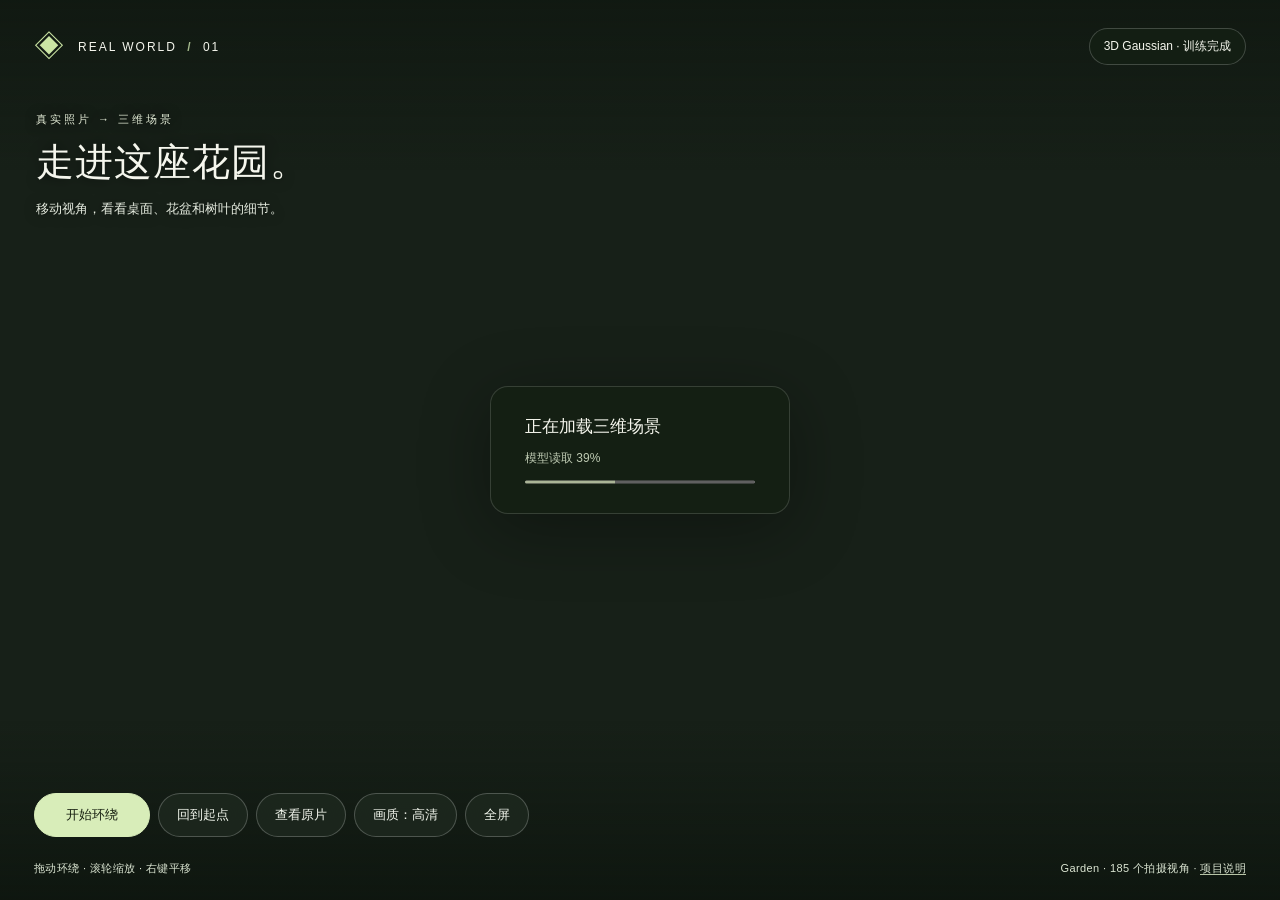
<file: demos/l1_garden_3dgs/viewer/index.html>
<!doctype html>
<html lang="zh-CN">
<head>
  <meta charset="utf-8">
  <meta name="viewport" content="width=device-width,initial-scale=1">
  <title>Garden · 真实场景重建</title>
  <link rel="icon" href="data:image/svg+xml,%3Csvg xmlns='http://www.w3.org/2000/svg' viewBox='0 0 32 32'%3E%3Crect width='32' height='32' rx='8' fill='%23182713'/%3E%3Cpath d='M16 4L28 16 16 28 4 16Z' fill='%23d8edb9'/%3E%3C/svg%3E">
  <link rel="stylesheet" href="style.css">
  <script type="importmap">{"imports":{"three":"./vendor/three/package/build/three.module.js","three/addons/":"./vendor/three/package/examples/jsm/","@sparkjsdev/spark":"./vendor/spark/package/dist/spark.module.js"}}</script>
</head>
<body>
  <div id="viewport"></div>
  <header>
    <div class="brand"><span class="mark">◈</span><span>REAL WORLD <b>/</b> 01</span></div>
    <div class="badge" id="status">正在读取模型状态</div>
  </header>
  <section class="intro">
    <div class="eyebrow">真实照片 → 三维场景</div>
    <h1>走进这座花园。</h1>
    <p>移动视角，看看桌面、花盆和树叶的细节。</p>
  </section>
  <div id="loading" class="loading"><strong id="loading-title">正在加载三维场景</strong><span id="loading-detail">首次打开需要读取模型，请稍候。</span><progress id="progress"></progress></div>
  <div id="error" class="error" hidden></div>
  <aside id="reference" hidden><button id="close-reference" aria-label="关闭">×</button><span>原始拍摄照片</span><img id="reference-image" alt="同一场景的原始拍摄照片"><p>这是照片参考，三维画面仍在后方实时渲染。</p></aside>
  <footer>
    <div class="controls">
      <button id="tour" class="primary">开始环绕</button>
      <button id="reset">回到起点</button>
      <button id="photo">查看原片</button>
      <button id="quality">画质：高清</button>
      <button id="fullscreen">全屏</button>
      <button id="refresh" hidden>加载新模型</button>
    </div>
    <div class="bottom"><span>拖动环绕 · 滚轮缩放 · 右键平移</span><span>Garden · 185 个拍摄视角 · <a href="../demo说明.html">项目说明</a></span></div>
  </footer>
  <script type="module" src="app.js"></script>
</body>
</html>
</file>
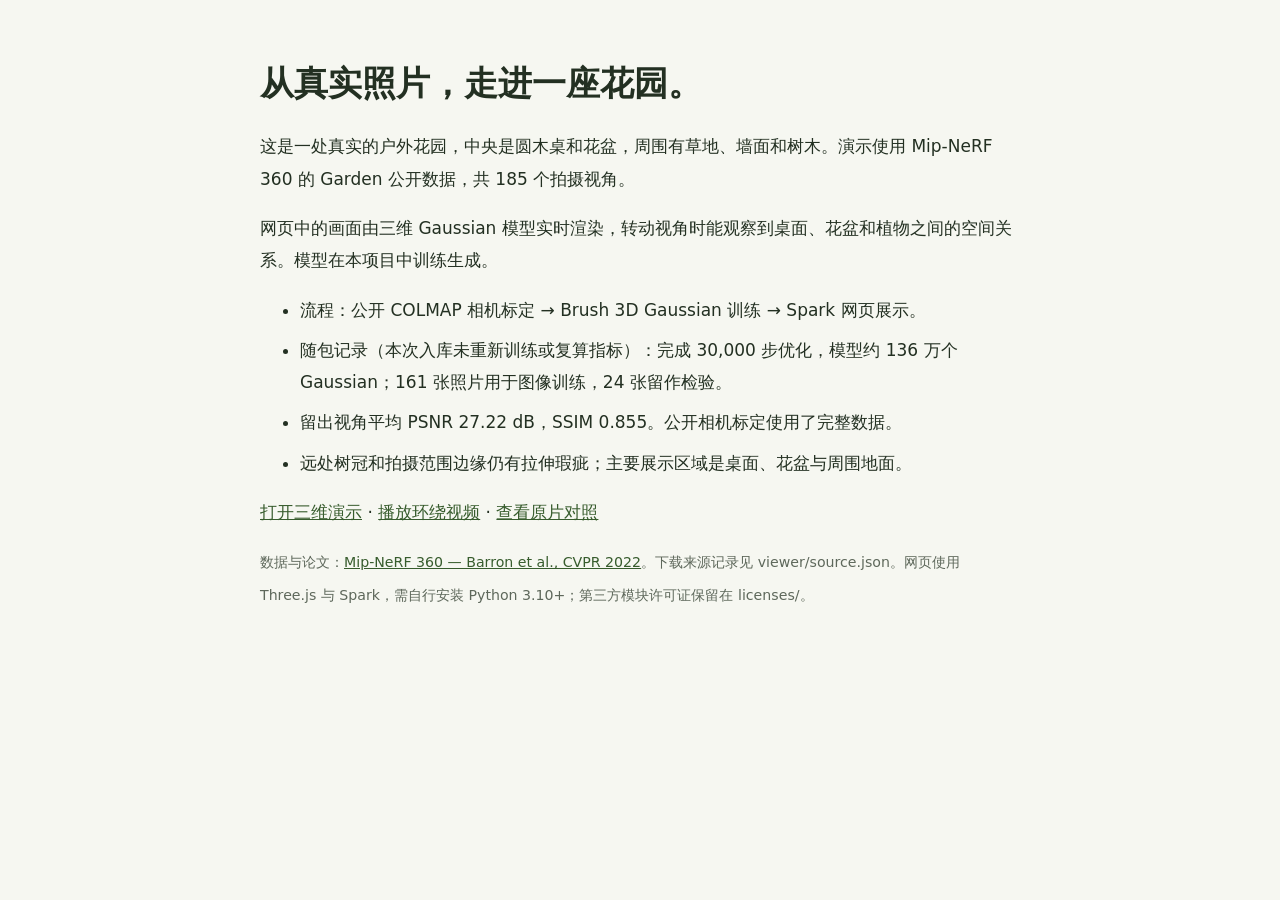
<file: demos/l1_garden_3dgs/demo说明.html>
<!doctype html>
<html lang="zh-CN"><meta charset="utf-8"><meta name="viewport" content="width=device-width,initial-scale=1">
<title>Garden · 项目说明</title>
<style>body{max-width:760px;margin:60px auto;padding:0 24px;font:17px/1.9 system-ui;color:#233022;background:#f6f7f1}a{color:#375c2d}h1{line-height:1.4}li{margin:8px 0}small{color:#5e685b}</style>
<h1>从真实照片，走进一座花园。</h1>
<p>这是一处真实的户外花园，中央是圆木桌和花盆，周围有草地、墙面和树木。演示使用 Mip-NeRF 360 的 Garden 公开数据，共 185 个拍摄视角。</p>
<p>网页中的画面由三维 Gaussian 模型实时渲染，转动视角时能观察到桌面、花盆和植物之间的空间关系。模型在本项目中训练生成。</p>
<ul><li>流程：公开 COLMAP 相机标定 → Brush 3D Gaussian 训练 → Spark 网页展示。</li>
<li>随包记录（本次入库未重新训练或复算指标）：完成 30,000 步优化，模型约 136 万个 Gaussian；161 张照片用于图像训练，24 张留作检验。</li>
<li>留出视角平均 PSNR 27.22 dB，SSIM 0.855。公开相机标定使用了完整数据。</li>
<li>远处树冠和拍摄范围边缘仍有拉伸瑕疵；主要展示区域是桌面、花盆与周围地面。</li></ul>
<p><a href="viewer/">打开三维演示</a> · <a href="环绕展示.mp4">播放环绕视频</a> · <a href="原片与重建对照.jpg">查看原片对照</a></p>
<p><small>数据与论文：<a href="https://jonbarron.info/mipnerf360/">Mip-NeRF 360 — Barron et al., CVPR 2022</a>。下载来源记录见 viewer/source.json。网页使用 Three.js 与 Spark，需自行安装 Python 3.10+；第三方模块许可证保留在 licenses/。</small></p></html>
</file>
<file: demos/l1_garden_3dgs/viewer/style.css>
:root{font-family:Inter,"Segoe UI","Microsoft Yahei",sans-serif;color:#f5f6ed;background:#11170f;color-scheme:dark}*{box-sizing:border-box}body{margin:0;overflow:hidden}#viewport,canvas{position:absolute;inset:0;width:100%;height:100%;display:block}body:before{content:"";position:absolute;inset:0;z-index:1;pointer-events:none;background:linear-gradient(180deg,rgba(8,15,9,.4),transparent 19%,transparent 80%,rgba(8,15,9,.55))}header{position:absolute;top:0;left:0;right:0;z-index:2;display:flex;align-items:center;justify-content:space-between;padding:26px 34px}.brand{display:flex;gap:12px;align-items:center;font-size:12px;letter-spacing:2px}.brand b{color:#a3b88b;margin:0 5px}.mark{font-size:30px;color:#cbe5a4}.badge{background:#142014bf;border:1px solid #ffffff32;border-radius:30px;font-size:12px;padding:9px 14px;backdrop-filter:blur(12px)}.intro{position:absolute;z-index:2;top:112px;left:36px;pointer-events:none;text-shadow:0 1px 12px #0008}.eyebrow{font-size:11px;letter-spacing:3px;color:#e1e9d4}h1{font-size:clamp(25px,3vw,43px);letter-spacing:1px;font-weight:500;margin:10px 0}p{font-size:13px;color:#e5ebdf;line-height:1.7;margin-top:5px}.intro p{max-width:310px}.loading{position:absolute;z-index:3;left:50%;top:50%;transform:translate(-50%,-50%);padding:28px 34px;min-width:300px;background:#152014eb;border:1px solid #ffffff25;border-radius:18px;display:flex;gap:12px;flex-direction:column;box-shadow:0 14px 70px #0005}.loading[hidden]{display:none}.loading strong{font-size:17px;font-weight:500}.loading span{font-size:12px;color:#becab2}progress{width:100%;accent-color:#d0e5a8;height:6px}.error{position:absolute;z-index:4;top:45%;left:10%;right:10%;padding:25px;background:#44291f;border-radius:12px}.error[hidden]{display:none}footer{position:absolute;bottom:0;left:0;right:0;z-index:2;padding:24px 34px}.controls{display:flex;flex-wrap:wrap;gap:8px;margin-bottom:24px}button{font:inherit;font-size:13px;padding:12px 18px;color:#f2f6ed;cursor:pointer;border-radius:30px;border:1px solid #ffffff38;background:#1e291fcf;backdrop-filter:blur(12px);transition:background .18s}button:hover{background:#526644}.primary{color:#182112;background:#d8edb9;border-color:#d8edb9;min-width:116px}.primary:hover{background:#eef9da}button:disabled{opacity:.45;cursor:wait}.bottom{display:flex;justify-content:space-between;gap:15px;font-size:11px;color:#dce6d3;letter-spacing:.4px}.bottom a{color:inherit;text-decoration:none;border-bottom:1px solid #b7c4a6}aside{position:absolute;right:32px;top:100px;z-index:4;width:min(420px,90vw);padding:16px;background:#142015f5;border:1px solid #ffffff30;border-radius:16px;box-shadow:0 15px 50px #0006}aside[hidden]{display:none}aside span{font-size:13px}aside img{width:100%;display:block;border-radius:8px;margin-top:14px}aside p{font-size:11px;margin-bottom:0}aside button{position:absolute;right:8px;top:6px;border:0;background:transparent;font-size:22px;padding:4px 10px}@media(max-width:700px){header{padding:18px}.intro{left:20px;top:90px}.intro p{display:none}footer{padding:20px}.controls{gap:6px;margin-bottom:14px}button{font-size:12px;padding:10px 13px}.bottom{font-size:10px;flex-direction:column;gap:5px}.badge{font-size:10px;padding:8px}.brand{font-size:10px;letter-spacing:1px}}
body.recording:before{display:none}
</file>
